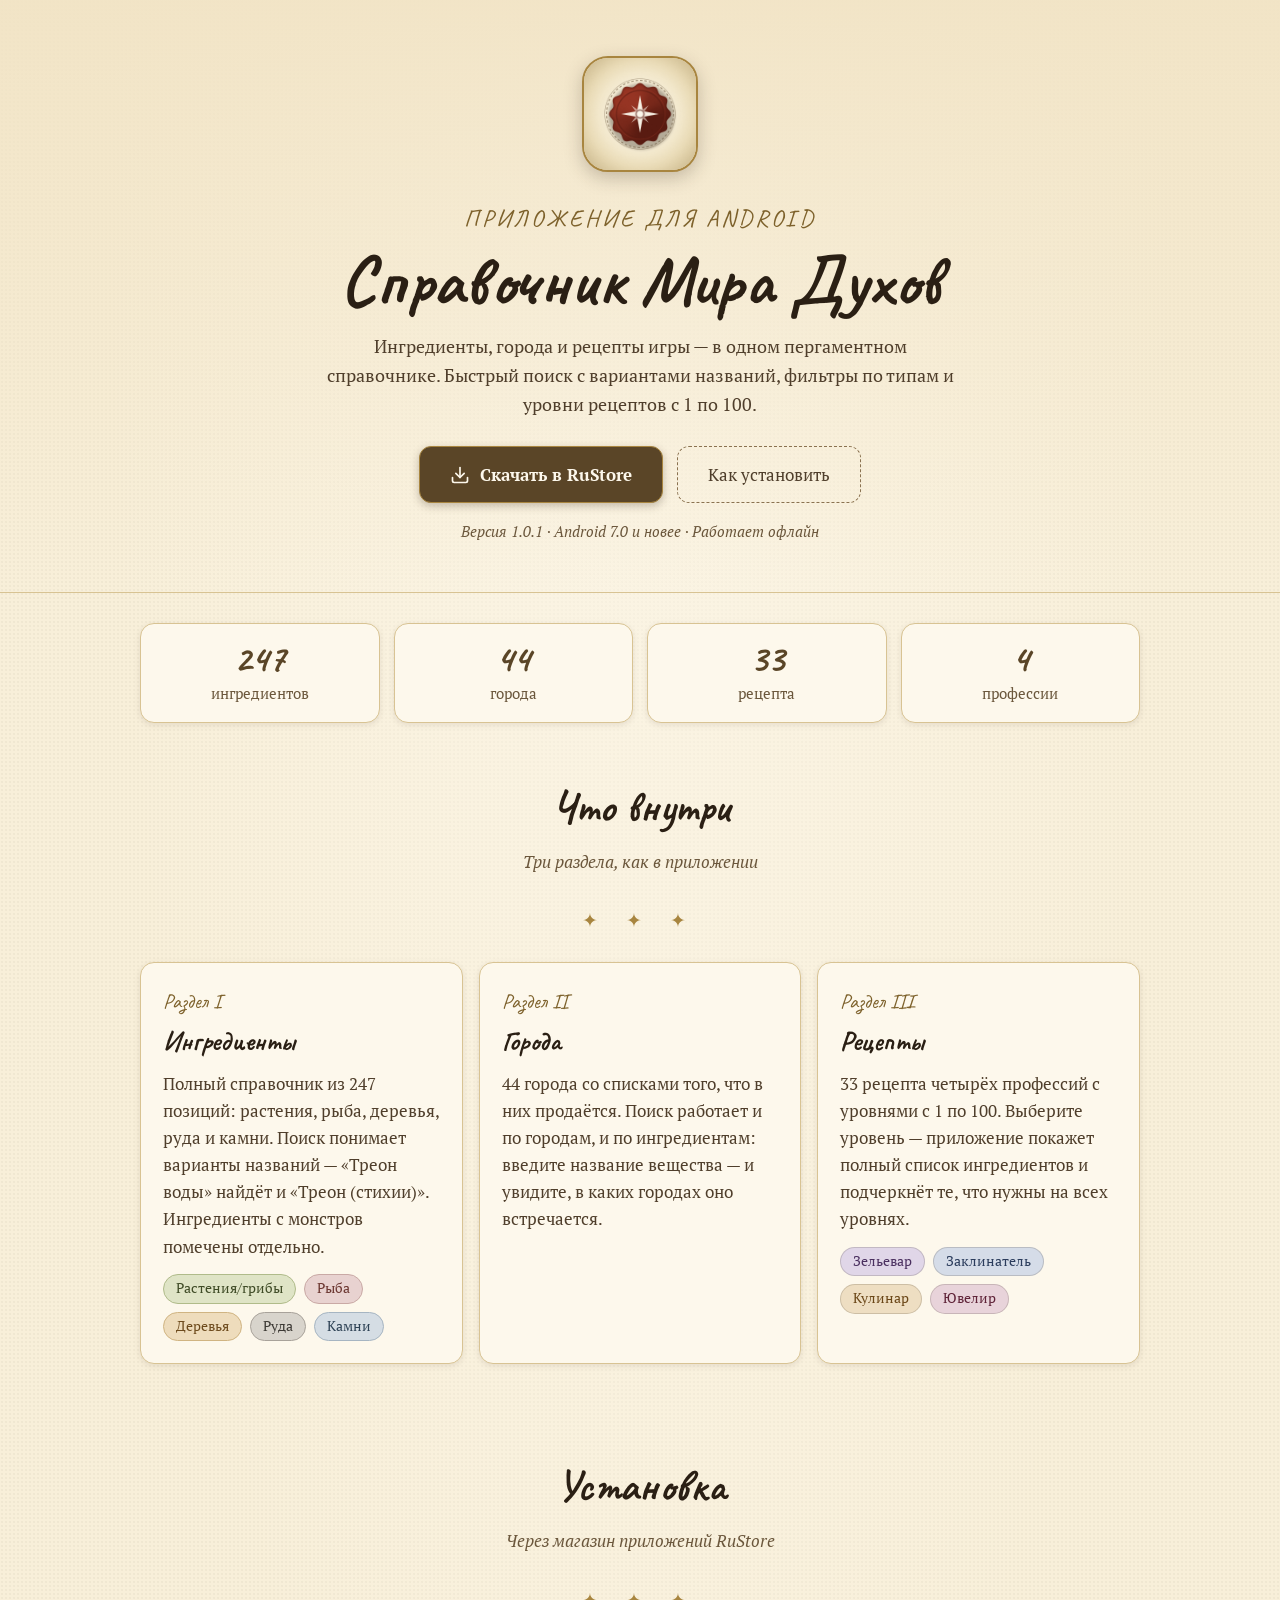
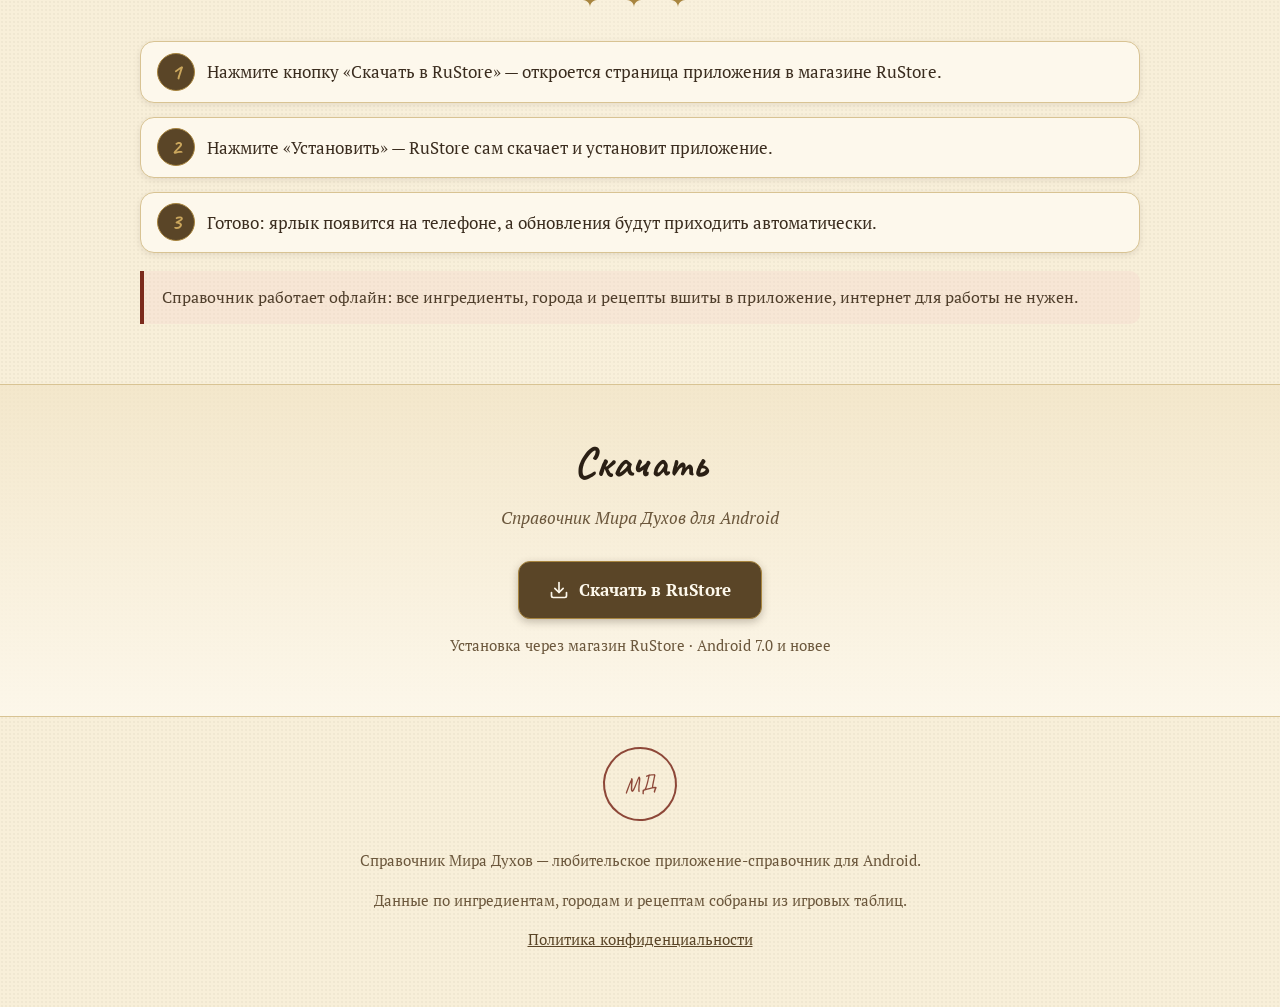
<file: index.html>
<!DOCTYPE html>
<html lang="ru">
<head>
  <meta charset="utf-8">
  <meta name="viewport" content="width=device-width, initial-scale=1">
  <title>Справочник Мира Духов — ингредиенты, города и рецепты для Android</title>
  <meta name="description" content="Справочник Мира Духов — приложение для Android: 247 ингредиентов, 44 города, 33 рецепта четырёх профессий. Быстрый поиск, фильтры по типам, уровни рецептов с 1 по 100. Скачайте в RuStore.">
  <meta property="og:type" content="website">
  <meta property="og:title" content="Справочник Мира Духов">
  <meta property="og:description" content="Ингредиенты, города и рецепты игры — в одном пергаментном справочнике. Для Android 7.0+, установка через RuStore.">
  <link rel="icon" type="image/png" href="./assets/favicon.png">
  <link rel="apple-touch-icon" href="./assets/icon.png">
  <link rel="preconnect" href="https://fonts.googleapis.com">
  <link rel="preconnect" href="https://fonts.gstatic.com" crossorigin>
  <link href="https://fonts.googleapis.com/css2?family=Caveat:wght@400;700&family=PT+Serif:ital,wght@0,400;0,700;1,400&display=swap" rel="stylesheet">
  <style>
    :root {
      --paper-0: #fdf8ec;
      --paper-50: #f8efd9;
      --paper-100: #f1e3c4;
      --paper-200: #e8d7ae;
      --paper-300: #d8c393;
      --ink-200: #8a7250;
      --ink-300: #6b573c;
      --ink-400: #4f3e2b;
      --ink-500: #3a2c1e;
      --ink-600: #2a1f14;
      --gold-300: #cba75d;
      --gold-500: #a8853f;
      --gold-700: #7d612b;
      --seal-500: #7b2a1c;
      --primary-700: #5a4527;
      --hand: 'Caveat', 'Comic Sans MS', cursive;
      --serif: 'PT Serif', Georgia, 'Times New Roman', serif;
    }

    * { box-sizing: border-box; }

    html { scroll-behavior: smooth; }

    body {
      margin: 0;
      font-family: var(--serif);
      font-size: 17px;
      line-height: 1.6;
      color: var(--ink-500);
      background-color: var(--paper-50);
      background-image:
        radial-gradient(ellipse at top, rgba(253, 248, 236, 0.7), transparent 60%),
        radial-gradient(rgba(58, 44, 30, 0.04) 1px, transparent 1px);
      background-size: 100% 100%, 4px 4px;
      -webkit-font-smoothing: antialiased;
    }

    .wrap { max-width: 1040px; margin: 0 auto; padding: 0 20px; }

    a { color: var(--primary-700); }
    a:focus-visible { outline: 2px solid var(--gold-500); outline-offset: 3px; border-radius: 4px; }

    /* ——— Шапка ——— */
    .hero {
      text-align: center;
      padding: 56px 0 34px;
      background: linear-gradient(180deg, rgba(241, 227, 196, 0.9), rgba(248, 239, 217, 0));
      border-bottom: 1px solid var(--paper-300);
    }

    .hero .kicker {
      font-family: var(--hand);
      font-size: 1.5rem;
      letter-spacing: 0.12em;
      text-transform: uppercase;
      color: var(--gold-700);
      margin: 0 0 6px;
    }

    .hero h1 {
      font-family: var(--hand);
      font-weight: 700;
      font-size: clamp(2.7rem, 7vw, 4.4rem);
      line-height: 1.05;
      color: var(--ink-600);
      margin: 0 0 14px;
    }

    .hero .lead { max-width: 640px; margin: 0 auto 26px; font-size: 1.15rem; color: var(--ink-400); }

    .logo {
      width: 116px;
      height: 116px;
      object-fit: cover;
      border-radius: 26px;
      border: 2px solid var(--gold-500);
      box-shadow: 0 6px 18px rgba(58, 44, 30, 0.25);
      margin-bottom: 20px;
      background: var(--paper-0);
    }

    .actions {
      display: flex;
      flex-wrap: wrap;
      gap: 14px;
      justify-content: center;
      align-items: center;
      margin-bottom: 14px;
    }

    .btn {
      display: inline-flex;
      align-items: center;
      gap: 10px;
      font-family: var(--serif);
      font-size: 1.08rem;
      font-weight: 700;
      text-decoration: none;
      padding: 14px 30px;
      border-radius: 12px;
      border: 1px solid var(--gold-500);
      background: var(--primary-700);
      color: var(--paper-0);
      box-shadow: 0 3px 8px rgba(58, 44, 30, 0.28);
      transition: background 0.15s ease, transform 0.15s ease;
    }

    .btn:hover { background: var(--ink-600); transform: translateY(-1px); }
    .btn svg { flex: none; }

    .btn-ghost {
      background: transparent;
      color: var(--ink-400);
      border: 1px dashed var(--ink-200);
      box-shadow: none;
      font-weight: 400;
    }

    .btn-ghost:hover { background: rgba(253, 248, 236, 0.8); color: var(--ink-600); }

    .meta { font-size: 0.95rem; color: var(--ink-300); font-style: italic; }
    /* ——— Цифры ——— */
    .stats {
      display: grid;
      grid-template-columns: repeat(4, 1fr);
      gap: 14px;
      padding: 30px 0 6px;
    }

    .stat {
      background: var(--paper-0);
      border: 1px solid var(--paper-300);
      border-radius: 14px;
      padding: 16px 10px;
      text-align: center;
      box-shadow: 0 2px 6px rgba(58, 44, 30, 0.10);
    }

    .stat b {
      display: block;
      font-family: var(--hand);
      font-weight: 700;
      font-size: 2.4rem;
      line-height: 1;
      color: var(--primary-700);
    }

    .stat span { font-size: 0.95rem; color: var(--ink-300); }

    /* ——— Секции ——— */
    section { padding: 44px 0; }

    .sec-title {
      font-family: var(--hand);
      font-weight: 700;
      font-size: clamp(2rem, 5vw, 2.7rem);
      text-align: center;
      color: var(--ink-600);
      margin: 0 0 6px;
    }

    .sec-sub { text-align: center; color: var(--ink-300); font-style: italic; margin: 0 0 30px; }

    .ornament {
      text-align: center;
      color: var(--gold-500);
      font-size: 1.2rem;
      letter-spacing: 0.6em;
      margin: 0 0 26px;
      user-select: none;
    }

    .cards {
      display: grid;
      grid-template-columns: repeat(auto-fit, minmax(270px, 1fr));
      gap: 16px;
    }

    .card {
      background: var(--paper-0);
      border: 1px solid var(--paper-300);
      border-radius: 14px;
      padding: 22px;
      box-shadow: 0 2px 6px rgba(58, 44, 30, 0.10);
    }

    .card h3 {
      font-family: var(--hand);
      font-weight: 700;
      font-size: 1.7rem;
      margin: 0 0 6px;
      color: var(--ink-600);
    }

    .card p { margin: 0; color: var(--ink-400); }
    .card .num {
      font-family: var(--hand);
      font-size: 1.3rem;
      color: var(--gold-700);
      display: block;
      margin-bottom: 2px;
    }

    .chips { margin-top: 14px; display: flex; flex-wrap: wrap; gap: 8px; }

    .chip {
      font-size: 0.85rem;
      padding: 3px 12px;
      border-radius: 999px;
      border: 1px solid;
    }

    .chip-plants { background: #dfe4c6; border-color: #b0bb8a; color: #3f4b26; }
    .chip-fish   { background: #e8d2d0; border-color: #c9a9a5; color: #6b3630; }
    .chip-trees  { background: #eedcbc; border-color: #d0b482; color: #6d4a1c; }
    .chip-ore    { background: #d8d4cc; border-color: #a8a29a; color: #3b3833; }
    .chip-stones { background: #d5dde4; border-color: #a6b5c2; color: #2f4356; }

    .prof { margin-top: 14px; display: flex; flex-wrap: wrap; gap: 8px; }
    .prof span {
      font-size: 0.85rem;
      padding: 3px 12px;
      border-radius: 999px;
      border: 1px solid rgba(58, 44, 30, 0.18);
    }
    .prof .p-alchemist { background: #e0d6e8; color: #4a2f5f; }
    .prof .p-enchanter { background: #d5dce8; color: #2b3c5c; }
    .prof .p-cook      { background: #eedec2; color: #6b4718; }
    .prof .p-jeweler   { background: #e8d3da; color: #5f2338; }
    /* ——— Установка ——— */
    .steps { counter-reset: step; list-style: none; margin: 0; padding: 0; display: grid; gap: 14px; }
    .steps li {
      counter-increment: step;
      position: relative;
      background: var(--paper-0);
      border: 1px solid var(--paper-300);
      border-radius: 14px;
      padding: 16px 18px 16px 66px;
      box-shadow: 0 2px 6px rgba(58, 44, 30, 0.10);
    }
    .steps li::before {
      content: counter(step);
      position: absolute;
      left: 16px;
      top: 50%;
      transform: translateY(-50%);
      width: 36px;
      height: 36px;
      border-radius: 50%;
      background: var(--primary-700);
      color: var(--gold-300);
      border: 1px solid var(--gold-500);
      font-family: var(--hand);
      font-weight: 700;
      font-size: 1.4rem;
      display: flex;
      align-items: center;
      justify-content: center;
    }
    .steps li p { margin: 0; }

    .note {
      margin-top: 18px;
      padding: 14px 18px;
      border-left: 4px solid var(--seal-500);
      background: rgba(243, 213, 202, 0.35);
      border-radius: 0 10px 10px 0;
      color: var(--ink-400);
      font-size: 0.98rem;
    }

    /* ——— Скачать ——— */
    .download {
      text-align: center;
      background: linear-gradient(180deg, rgba(241, 227, 196, 0.65), rgba(253, 248, 236, 0.9));
      border-top: 1px solid var(--paper-300);
      border-bottom: 1px solid var(--paper-300);
    }
    .download .hint { color: var(--ink-300); font-size: 0.95rem; margin-top: 14px; }

    footer {
      text-align: center;
      padding: 30px 20px 40px;
      color: var(--ink-300);
      font-size: 0.95rem;
    }
    footer .seal {
      display: inline-block;
      font-family: var(--hand);
      font-size: 1.35rem;
      color: var(--seal-500);
      border: 2px solid var(--seal-500);
      border-radius: 50%;
      width: 74px;
      height: 74px;
      line-height: 70px;
      transform: rotate(-8deg);
      margin-bottom: 12px;
      opacity: 0.85;
      user-select: none;
    }

    @media (max-width: 720px) {
      .stats { grid-template-columns: repeat(2, 1fr); }
      section { padding: 34px 0; }
    }



  </style>
</head>
<body>
  <header class="hero">
    <div class="wrap">
      <img class="logo" src="./assets/icon.png" alt="Иконка приложения «Справочник Мира Духов»" width="116" height="116">
      <p class="kicker">Приложение для Android</p>
      <h1>Справочник Мира&nbsp;Духов</h1>
      <p class="lead">
        Ингредиенты, города и рецепты игры — в одном пергаментном справочнике.
        Быстрый поиск с вариантами названий, фильтры по типам и уровни рецептов с 1 по 100.
      </p>
      <div class="actions">
        <a class="btn" href="https://www.rustore.ru/catalog/app/com.ingredientroute.app">
          <svg width="20" height="20" viewBox="0 0 24 24" fill="none" stroke="currentColor" stroke-width="2" stroke-linecap="round" stroke-linejoin="round" aria-hidden="true"><path d="M21 15v4a2 2 0 0 1-2 2H5a2 2 0 0 1-2-2v-4"/><polyline points="7 10 12 15 17 10"/><line x1="12" y1="15" x2="12" y2="3"/></svg>
          Скачать в RuStore
        </a>
        <a class="btn btn-ghost" href="#ustanovka">Как установить</a>
      </div>
      <p class="meta">Версия 1.0.1 · Android 7.0 и новее · Работает офлайн</p>
    </div>
  </header>

  <main>
    <div class="wrap">
      <div class="stats">
        <div class="stat"><b>247</b><span>ингредиентов</span></div>
        <div class="stat"><b>44</b><span>города</span></div>
        <div class="stat"><b>33</b><span>рецепта</span></div>
        <div class="stat"><b>4</b><span>профессии</span></div>
      </div>
    </div>
    <section id="vozmozhnosti">
      <div class="wrap">
        <h2 class="sec-title">Что внутри</h2>
        <p class="sec-sub">Три раздела, как в приложении</p>
        <div class="ornament" aria-hidden="true">✦ ✦ ✦</div>

        <div class="cards">
          <article class="card">
            <span class="num">Раздел I</span>
            <h3>Ингредиенты</h3>
            <p>
              Полный справочник из 247 позиций: растения, рыба, деревья, руда и камни.
              Поиск понимает варианты названий — «Треон воды» найдёт и «Треон (стихии)».
              Ингредиенты с монстров помечены отдельно.
            </p>
            <div class="chips">
              <span class="chip chip-plants">Растения/грибы</span>
              <span class="chip chip-fish">Рыба</span>
              <span class="chip chip-trees">Деревья</span>
              <span class="chip chip-ore">Руда</span>
              <span class="chip chip-stones">Камни</span>
            </div>
          </article>

          <article class="card">
            <span class="num">Раздел II</span>
            <h3>Города</h3>
            <p>
              44 города со списками того, что в них продаётся. Поиск работает и по городам,
              и по ингредиентам: введите название вещества — и увидите, в каких городах
              оно встречается.
            </p>
          </article>

          <article class="card">
            <span class="num">Раздел III</span>
            <h3>Рецепты</h3>
            <p>
              33 рецепта четырёх профессий с уровнями с 1 по 100. Выберите уровень —
              приложение покажет полный список ингредиентов и подчеркнёт те,
              что нужны на всех уровнях.
            </p>
            <div class="prof">
              <span class="p-alchemist">Зельевар</span>
              <span class="p-enchanter">Заклинатель</span>
              <span class="p-cook">Кулинар</span>
              <span class="p-jeweler">Ювелир</span>
            </div>
          </article>
        </div>
      </div>
    </section>
    <section id="ustanovka">
      <div class="wrap">
        <h2 class="sec-title">Установка</h2>
        <p class="sec-sub">Через магазин приложений RuStore</p>
        <div class="ornament" aria-hidden="true">✦ ✦ ✦</div>

        <ol class="steps">
          <li><p>Нажмите кнопку «Скачать в RuStore» — откроется страница приложения в магазине RuStore.</p></li>
          <li><p>Нажмите «Установить» — RuStore сам скачает и установит приложение.</p></li>
          <li><p>Готово: ярлык появится на телефоне, а обновления будут приходить автоматически.</p></li>
        </ol>

        <p class="note">
          Справочник работает офлайн: все ингредиенты, города и рецепты вшиты в приложение,
          интернет для работы не нужен.
        </p>
      </div>
    </section>
  </main>

  <section class="download" id="skachat">
    <div class="wrap">
      <h2 class="sec-title">Скачать</h2>
      <p class="sec-sub">Справочник Мира Духов для Android</p>
      <div class="actions">
        <a class="btn" href="https://www.rustore.ru/catalog/app/com.ingredientroute.app">
          <svg width="20" height="20" viewBox="0 0 24 24" fill="none" stroke="currentColor" stroke-width="2" stroke-linecap="round" stroke-linejoin="round" aria-hidden="true"><path d="M21 15v4a2 2 0 0 1-2 2H5a2 2 0 0 1-2-2v-4"/><polyline points="7 10 12 15 17 10"/><line x1="12" y1="15" x2="12" y2="3"/></svg>
          Скачать в RuStore
        </a>
      </div>
      <p class="hint">Установка через магазин RuStore · Android 7.0 и новее</p>
    </div>
  </section>

  <footer>
    <div class="seal" aria-hidden="true">МД</div>
    <p>Справочник Мира Духов — любительское приложение-справочник для Android.</p>
    <p>Данные по ингредиентам, городам и рецептам собраны из игровых таблиц.</p>
    <p><a href="./privacy.html">Политика конфиденциальности</a></p>
  </footer>




</body>
</html>
</file>
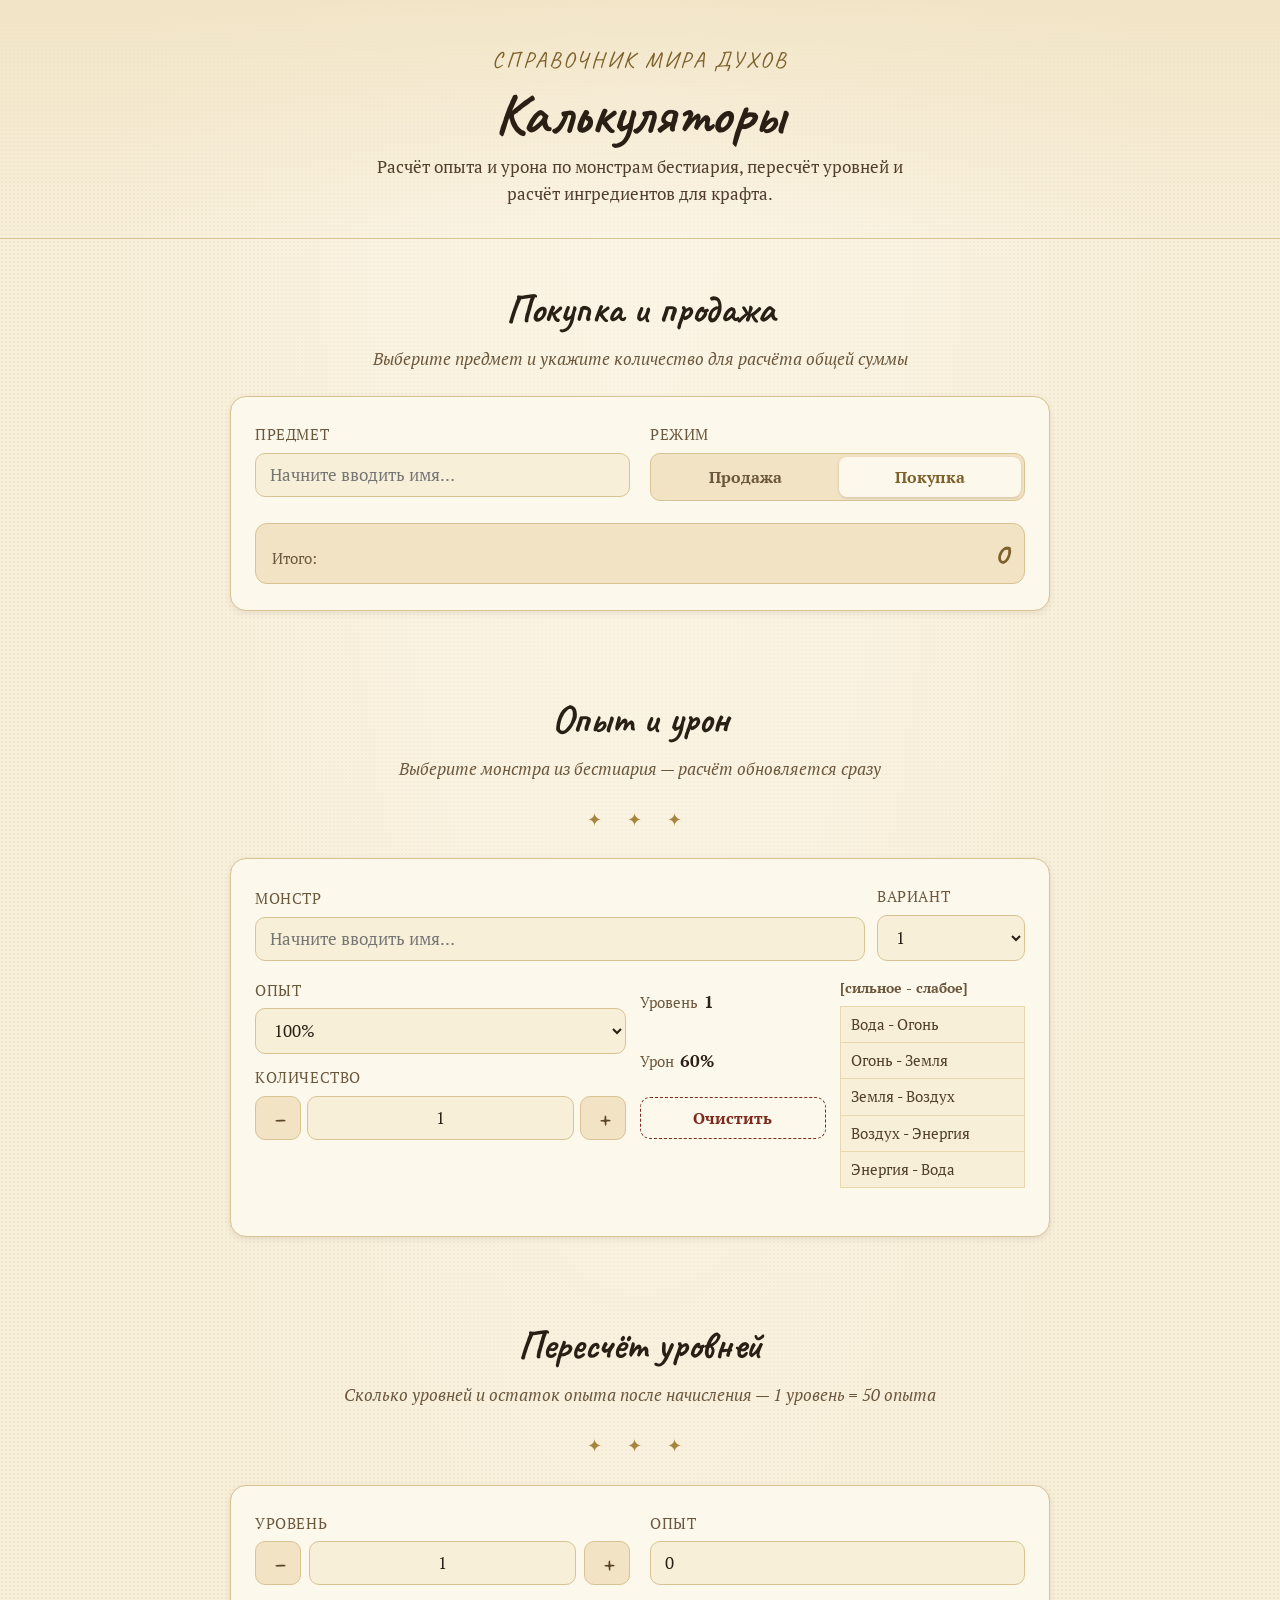
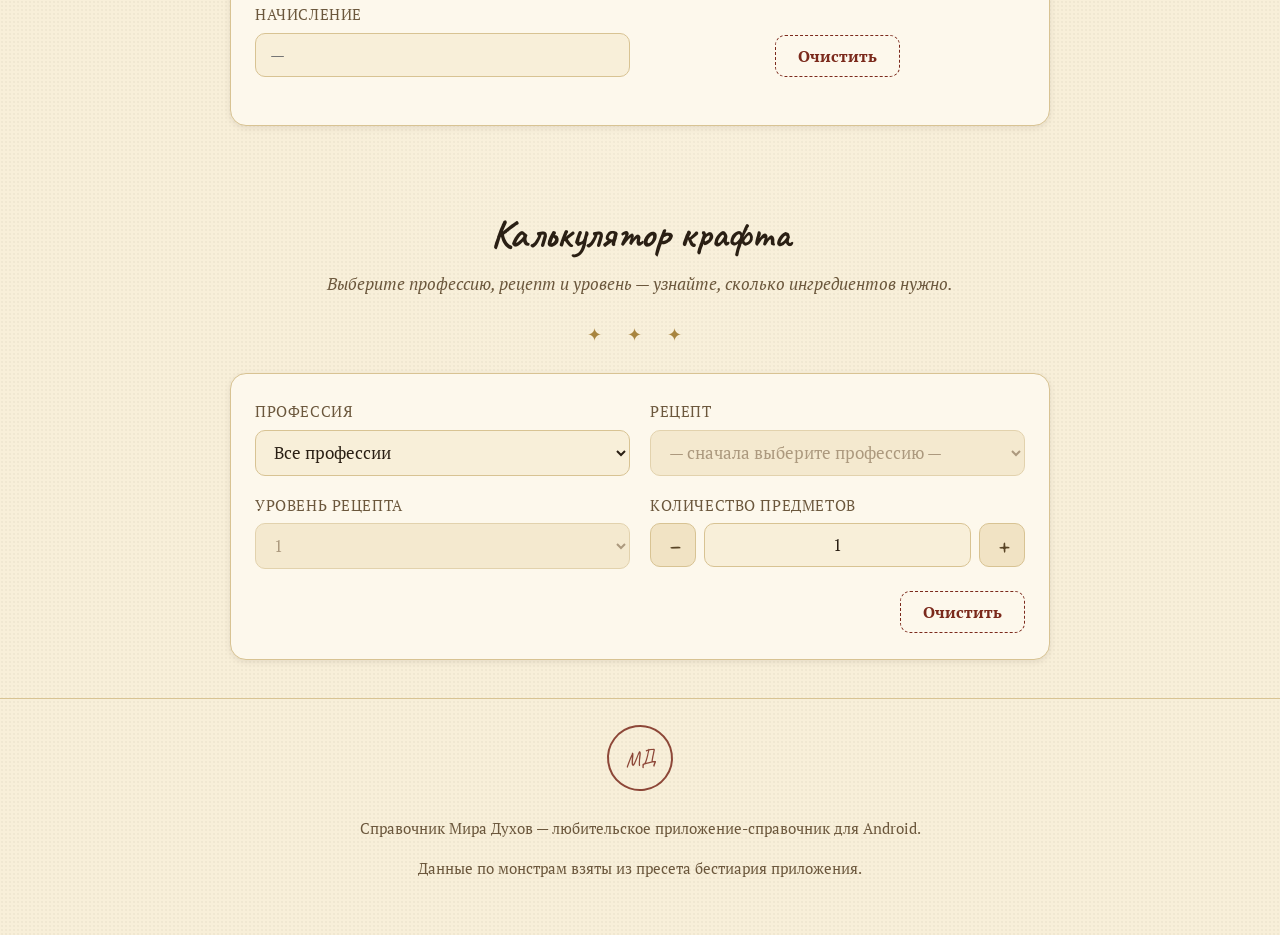
<file: calculator.html>
<!DOCTYPE html>
<html lang="ru">
<head>
  <meta charset="utf-8">
  <meta name="viewport" content="width=device-width, initial-scale=1">
  <meta name="robots" content="noindex">
  <title>Калькуляторы — Справочник Мира Духов</title>
  <meta name="description" content="Калькуляторы опыта и урона по монстрам бестиария, пересчёта уровней и расчёта ингредиентов для крафта.">
  <link rel="icon" type="image/png" href="./assets/favicon.png">
  <link rel="preconnect" href="https://fonts.googleapis.com">
  <link rel="preconnect" href="https://fonts.gstatic.com" crossorigin>
  <link href="https://fonts.googleapis.com/css2?family=Caveat:wght@400;700&family=PT+Serif:ital,wght@0,400;0,700;1,400&display=swap" rel="stylesheet">
  <link rel="stylesheet" href="./calculator.css?v=8">
  <script src="./monsters-data.js?v=2"></script>
  <script src="./recipes-data.js"></script>
  <script src="./items-data.js"></script>
</head>
<body>
  <header class="hero">
    <div class="wrap">
      <p class="kicker">Справочник Мира Духов</p>
      <h1>Калькуляторы</h1>
      <p class="lead">Расчёт опыта и урона по монстрам бестиария, пересчёт уровней и расчёт ингредиентов для крафта.</p>
    </div>
  </header>

  <main>
    <section id="buy-sell">
      <div class="wrap">
        <h2 class="sec-title">Покупка и продажа</h2>
        <p class="sec-sub">Выберите предмет и укажите количество для расчёта общей суммы</p>
        
        <div class="calc-card">
          <div class="fields">
            <div class="field">
              <label for="item-input">Предмет</label>
              <div class="combo">
                <input type="text" id="item-input" autocomplete="off" spellcheck="false" placeholder="Начните вводить имя…">
                <div class="combo-list" id="item-list" role="listbox" aria-label="Варианты предметов"></div>
              </div>
            </div>
            <div class="field">
              <span class="field-label" id="mode-label">Режим</span>
              <div class="switch" id="mode-switch" role="group" aria-labelledby="mode-label">
                <button type="button" class="switch-btn" data-mode="sell" aria-pressed="false">Продажа</button>
                <button type="button" class="switch-btn active" data-mode="buy" aria-pressed="true">Покупка</button>
              </div>
            </div>
          </div>
          
          <div class="results">
            <div class="items-head" id="items-head" hidden>
              <button type="button" class="btn-clear" id="items-clear">Очистить</button>
            </div>
            <div class="items" id="items-list"></div>
            <div class="result-row total" id="total-row">
              <span class="r-label">Итого:</span>
              <span class="r-value" id="total-value">0</span>
            </div>
          </div>
        </div>
      </div>
    </section>

    <section id="monster">
      <div class="wrap">
        <h2 class="sec-title">Опыт и урон</h2>
        <p class="sec-sub">Выберите монстра из бестиария — расчёт обновляется сразу</p>
        <div class="ornament" aria-hidden="true">✦ ✦ ✦</div>

        <div class="calc-card">
          <div class="fields">
            <div class="field field-monster">
              <div class="monster-row">
                <div class="m-name-field">
                  <label for="monster-input">Монстр</label>
                  <div class="combo">
                    <input type="text" id="monster-input" autocomplete="off" spellcheck="false" placeholder="Начните вводить имя…">
                    <div class="combo-list" id="monster-list" role="listbox" aria-label="Варианты монстров"></div>
                  </div>
                </div>
                <div class="m-var-field">
                  <label for="variant-select">Вариант</label>
                  <select id="variant-select" aria-label="Вариант монстра">
                    <option value="1">1</option>
                    <option value="2">2</option>
                    <option value="3">3</option>
                    <option value="4">4</option>
                    <option value="5">5</option>
                    <option value="6">6</option>
                  </select>
                </div>
              </div>
            </div>

            <div class="monster-controls">
              <div class="monster-controls-fields">
                <div class="field exp-wrap">
                  <label for="exp-select">Опыт</label>
                  <select id="exp-select">
                    <option value="1" selected>100%</option>
                    <option value="0.75">75%</option>
                    <option value="0.5">50%</option>
                  </select>
                </div>

                <div class="field">
                  <label for="count-input">Количество</label>
                  <div class="stepper">
                    <button type="button" id="count-minus" aria-label="Уменьшить количество">−</button>
                    <input type="number" id="count-input" inputmode="numeric" min="1" step="1" value="1" aria-label="Количество">
                    <button type="button" id="count-plus" aria-label="Увеличить количество">+</button>
                  </div>
                  <span id="count-max-hint"></span>
                </div>
              </div>

              <div class="monster-stats">
                <div class="sum-cell">
                  <span class="sum-name">Уровень</span>
                  <span class="sum-value" id="variant-level">1</span>
                </div>
                <div class="sum-cell">
                  <span class="sum-name">Урон</span>
                  <span class="sum-value" id="variant-dmg">60%</span>
                </div>
                <div class="field-clear">
                  <button type="button" class="btn-clear" id="monster-clear">Очистить</button>
                </div>
              </div>

              <table class="element-reference">
                <caption>[сильное - слабое]</caption>
                <tbody>
                  <tr><td>Вода - Огонь</td></tr>
                  <tr><td>Огонь - Земля</td></tr>
                  <tr><td>Земля - Воздух</td></tr>
                  <tr><td>Воздух - Энергия</td></tr>
                  <tr><td>Энергия - Вода</td></tr>
                </tbody>
              </table>
            </div>
          </div>

          <div class="results" id="monster-results">
            <div class="monster-result-pair" id="element-life-grid" hidden>
              <div class="result-row" id="row-element" hidden>
                <span class="r-label" id="element-label">Стихия</span>
                <span class="r-value" id="element-value"></span>
                <div class="switch" id="element-switch" role="group" aria-labelledby="element-label" hidden>
                  <button type="button" class="switch-btn active" data-adjustment="0" aria-pressed="true">0%</button>
                  <button type="button" class="switch-btn" data-adjustment="20" aria-pressed="false">+20%</button>
                  <button type="button" class="switch-btn" data-adjustment="-20" aria-pressed="false">-20%</button>
                </div>
              </div>
              <div class="result-row" id="row-life">
                <span class="r-label">Жизнь</span>
                <span class="r-value" id="life-value" aria-live="polite"></span>
                <span class="r-formula" id="life-formula" hidden></span>
              </div>
            </div>
            <div class="monster-result-pair" id="exp-details-grid" hidden>
              <div class="result-row" id="row-exp" hidden>
                <span class="r-label">Опыт</span>
                <span class="r-value" id="exp-value">—</span>
                <span class="r-formula" id="exp-formula"></span>
              </div>
              <div class="result-row monster-info" id="row-details" hidden>
                <span class="r-label">Дополнительные детали</span>
                <span class="r-value-text" id="details-value"></span>
              </div>
            </div>
            <div class="monster-result-pair" id="dmg-skills-grid" hidden>
              <div class="result-row total" id="row-dmg" hidden>
                <span class="r-label">Урон</span>
                <span class="r-value" id="dmg-value">—</span>
                <span class="r-formula" id="dmg-formula"></span>
              </div>
              <div class="result-row monster-info" id="row-skills" hidden>
                <span class="r-label">Специальные навыки</span>
                <span class="r-value-text" id="skills-value"></span>
              </div>
            </div>
            <div class="results-grid" id="loot-city-grid">
              <div class="result-row" id="row-loot" hidden>
                <span class="r-label">Лут</span>
                <span class="r-value" id="loot-value">
                  <span class="r-value-text"></span>
                </span>
                <button type="button" class="copy-btn loot-copy-btn" id="loot-copy" aria-label="Скопировать список лута">Копировать</button>
              </div>
              <div class="result-row" id="city-row" hidden>
                <span class="r-label">Города</span>
                <span class="r-value" id="city-value">
                  <span class="r-value-text" id="city-list"></span>
                </span>
              </div>
            </div>
          </div>
        </div>
      </div>
    </section>

    <section id="urovni">
      <div class="wrap">
        <h2 class="sec-title">Пересчёт уровней</h2>
        <p class="sec-sub">Сколько уровней и остаток опыта после начисления — 1 уровень = 50 опыта</p>
        <div class="ornament" aria-hidden="true">✦ ✦ ✦</div>

        <div class="calc-card">
          <div class="fields">
            <div class="field">
              <label for="lvl2-input">Уровень</label>
              <div class="stepper">
                <button type="button" id="lvl2-minus" aria-label="Уменьшить уровень">−</button>
                <input type="number" id="lvl2-input" inputmode="numeric" min="1" step="1" value="1" aria-label="Уровень">
                <button type="button" id="lvl2-plus" aria-label="Увеличить уровень">+</button>
              </div>
            </div>

            <div class="field">
              <label for="exp2-input">Опыт</label>
              <input type="number" id="exp2-input" inputmode="numeric" min="0" max="49" step="1" value="0" aria-label="Опыт">
            </div>

            <div class="field">
              <label for="gain2-input">Начисление</label>
              <input type="number" id="gain2-input" inputmode="numeric" min="0" step="1" placeholder="—" aria-label="Начисление опыта">
            </div>

            <div class="field-clear">
              <button type="button" class="btn-clear" id="lvl2-clear">Очистить</button>
            </div>
          </div>

          <div class="results" id="lvl2-results">
            <div class="result-row" id="row2-level" hidden>
              <span class="r-label">Новый уровень</span>
              <span class="r-value" id="lvl2-value">—</span>
              <span class="r-formula" id="lvl2-formula"></span>
            </div>
            <div class="result-row total" id="row2-rest" hidden>
              <span class="r-label">Остаток опыта</span>
              <span class="r-value" id="rest2-value">—</span>
              <span class="r-formula" id="rest2-formula"></span>
            </div>
          </div>
        </div>
      </div>
    </section>
    <section id="craft">
      <div class="wrap">
        <h2 class="sec-title">Калькулятор крафта</h2>
        <p class="sec-sub">Выберите профессию, рецепт и уровень — узнайте, сколько ингредиентов нужно.</p>
        <div class="ornament" aria-hidden="true">✦ ✦ ✦</div>

        <div class="calc-card">
          <div class="fields">
            <div class="field">
              <label for="craft-profession">Профессия</label>
              <select id="craft-profession">
                <option value="">Все профессии</option>
                <option value="alchemist">Зельевар</option>
                <option value="enchanter">Заклинатель</option>
                <option value="cook">Кулинар</option>
                <option value="jeweler">Ювелир</option>
              </select>
            </div>

            <div class="field">
              <label for="craft-recipe">Рецепт</label>
              <select id="craft-recipe" disabled>
                <option value="">— сначала выберите профессию —</option>
              </select>
            </div>

            <div class="field">
              <label for="craft-level">Уровень рецепта</label>
              <select id="craft-level" disabled>
                <option value="1">1</option>
                <option value="5">5</option>
                <option value="10">10</option>
                <option value="15">15</option>
                <option value="20">20</option>
                <option value="25">25</option>
                <option value="30">30</option>
                <option value="35">35</option>
                <option value="40">40</option>
                <option value="50">50</option>
                <option value="55">55</option>
                <option value="60">60</option>
                <option value="65">65</option>
                <option value="70">70</option>
                <option value="75">75</option>
                <option value="80">80</option>
                <option value="85">85</option>
                <option value="90">90</option>
                <option value="95">95</option>
                <option value="100">100</option>
              </select>
            </div>

            <div class="field">
              <label for="craft-qty">Количество предметов</label>
              <div class="stepper">
                <button type="button" id="craft-qty-minus" aria-label="Уменьшить количество">−</button>
                <input type="number" id="craft-qty" inputmode="numeric" min="1" step="1" value="1" aria-label="Количество">
                <button type="button" id="craft-qty-plus" aria-label="Увеличить количество">+</button>
              </div>
            </div>
          </div>

          
          <div class="result-row" id="row-craft" hidden>
            <span class="r-value" id="craft-output">
              <span class="r-value-text"></span>
              <button type="button" class="copy-btn" id="craft-copy" aria-label="Скопировать список ингредиентов">Копировать</button></span>
          </div>

          <div class="card-actions">
            <button type="button" class="btn-clear" id="craft-clear">Очистить</button>
          </div>
        </div>
      </div>
    </section>
  </main>

  <footer>
    <div class="wrap">
      <div class="seal" aria-hidden="true">МД</div>
      <p>Справочник Мира Духов — любительское приложение-справочник для Android.</p>
      <p>Данные по монстрам взяты из пресета бестиария приложения.</p>
    </div>
  </footer>

  <script>
    'use strict';

    /* ——— Утилиты ——— */
    function fmtInt(x) {
      var s = Math.round(x).toString(10);
      var out = '', c = 0;
      for (var i = s.length - 1; i >= 0; i--) {
        out = s[i] + out;
        c++;
        if (c % 3 === 0 && i > 0) out = '\u00A0' + out;
      }
      return out;
    }

    function clampInt(v, min, max, fallback) {
      var n = parseInt(v, 10);
      if (isNaN(n)) return fallback;
      if (n < min) return min;
      if (n > max) return max;
      return n;
    }

    /* ——— Калькулятор 1: опыт, урон и лут ——— */
    var mInput = document.getElementById('monster-input');
    var mList = document.getElementById('monster-list');
    var expSel = document.getElementById('exp-select');
    var cntInput = document.getElementById('count-input');
    var cntMaxHint = document.getElementById('count-max-hint');
    var vLevelEl = document.getElementById('variant-level');
    var vDmgEl = document.getElementById('variant-dmg');

    /* 6 вариантов монстра: номер → урон%, ступень уровня от min монстра (0/1/2), макс кол-во */
    var VARIANTS = [
      { dmg: 60, tier: 0, max: 7 },   /* 1 — 60% | 1 ур. | 7 шт */
      { dmg: 20, tier: 2, max: 11 },  /* 2 — 20% | 3 ур. | 11 шт */
      { dmg: 30, tier: 1, max: 10 },  /* 3 — 30% | 2 ур. | 10 шт */
      { dmg: 10, tier: 2, max: 12 },  /* 4 — 10% | 3 ур. | 12 шт */
      { dmg: 50, tier: 0, max: 8 },   /* 5 — 50% | 1 ур. | 8 шт */
      { dmg: 40, tier: 1, max: 9 }    /* 6 — 40% | 2 ур. | 9 шт */
    ];
    var currentVariant = 0;   // индекс выбранного варианта (0 = вариант 1)
    var variantSel = document.getElementById('variant-select');
    var cntMinus = document.getElementById('count-minus');
    var cntPlus = document.getElementById('count-plus');
    var rowExp = document.getElementById('row-exp');
    var rowDmg = document.getElementById('row-dmg');
    var expValue = document.getElementById('exp-value');
    var expFormula = document.getElementById('exp-formula');
    var dmgValue = document.getElementById('dmg-value');
    var dmgFormula = document.getElementById('dmg-formula');
    var rowLoot = document.getElementById('row-loot');
    var lootValue = document.getElementById('loot-value');
    var lootCopy = document.getElementById('loot-copy');
    var mClear = document.getElementById('monster-clear');
    var rowElement = document.getElementById('row-element');
    var elementValue = document.getElementById('element-value');
    var elementLifeGrid = document.getElementById('element-life-grid');
    var expDetailsGrid = document.getElementById('exp-details-grid');
    var dmgSkillsGrid = document.getElementById('dmg-skills-grid');
    var elementSwitch = document.getElementById('element-switch');
    var elementButtons = elementSwitch.querySelectorAll('.switch-btn');
    var elementAdjustment = 0;
    var lifeValue = document.getElementById('life-value');
    var lifeFormula = document.getElementById('life-formula');
    var rowDetails = document.getElementById('row-details');
    var detailsValue = document.getElementById('details-value');
    var rowSkills = document.getElementById('row-skills');
    var skillsValue = document.getElementById('skills-value');

    var current = null;   // выбранный монстр {n, min, max, loot}
    var activeIdx = -1;   // подсвеченный пункт списка подсказок

    function norm(s) {
      var map = { 'ё': 'е', 'й': 'и', 'ъ': '', 'ь': '' };
      var r = '';
      s = s.toLowerCase();
      for (var i = 0; i < s.length; i++) {
        var ch = s[i];
        r += (ch in map) ? map[ch] : ch;
      }
      return r;
    }

    function search(q) {
      var nq = norm(q.trim());
      if (!nq) return { hits: [], more: false };
      var starts = [], incl = [];
      for (var i = 0; i < MONSTERS.length; i++) {
        var nn = norm(MONSTERS[i].n);
        if (nn.indexOf(nq) === 0) starts.push(i);
        else if (nn.indexOf(nq) !== -1) incl.push(i);
      }
      return { hits: starts.concat(incl), more: false };
    }

    function lvlLabel(m) {
      if (m.min == null) return 'уровни не указаны';
      if (m.min === m.max) return m.min + ' ур.';
      return m.min + '–' + m.max + ' ур.';
    }

    /* Уровень варианта: min + ступень (0/1/2); монстры с одним уровнем (напр. 10 ур.) — всегда он */
    function variantLevel(v) {
      if (current == null || current.min == null) return 1;
      if (current.min === current.max) return current.min;
      var lvl = current.min + v.tier;
      if (lvl > current.max) lvl = current.max;
      return lvl;
    }

    /* Максимум количества: без ограничений для монстров с одним уровнем */
    function currentMaxQty() {
      if (current != null && current.min != null && current.min === current.max) return 9999;
      return VARIANTS[currentVariant].max;
    }

    function escapeHtml(s) {
      return s.replace(/[&<>"']/g, function (c) {
        return { '&': '&', '<': '<', '>': '>', '"': '"', "'": '&#39;' }[c];
      });
    }

    /* ——— Стихии: палитра как в приложении (constants/monsterElements.ts) ——— */
    var ELEMENT_STYLES = {
      'Вода': { background: '#d5e4ec', text: '#26485c' },
      'Огонь': { background: '#ecd2c8', text: '#6d3223' },
      'Земля': { background: '#cbb98f', text: '#5b4726' },
      'Воздух': { background: '#dde8d6', text: '#42582f' },
      'Энергия': { background: '#e0d5ea', text: '#4c3663' },
      'Свет': { background: '#ece5c8', text: '#5e5322' },
      'Тьма': { background: '#d3ccd6', text: '#372e42' }
    };
    var DEFAULT_ELEMENT_STYLE = { background: '#efe9d8', text: '#4f3e2b' };

    function elementChip(el) {
      var st = ELEMENT_STYLES[el] || DEFAULT_ELEMENT_STYLE;
      return '<span class="element-chip" style="background:' + st.background + ';color:' + st.text + '">' +
        escapeHtml(el) + '</span>';
    }

    function elementChipsHtml(els, variableElement) {
      if (variableElement) return elementChip('Переменная стихия');
      if (!els || els.length === 0) {
        var st = DEFAULT_ELEMENT_STYLE;
        return '<span class="element-chip" style="background:' + st.background + ';color:' + st.text + '">— без стихии —</span>';
      }
      if (els.length === 1) return elementChip(els[0]);
      /* Несколько стихий — цветные полосы-сегменты, как ElementBackdrop в приложении */
      return '<span class="element-chip-stripes">' + els.map(elementChip).join('') + '</span>';
    }

    function markMatch(name, q) {
      var t = norm(q.trim());
      if (!t) return escapeHtml(name);
      var idx = norm(name).indexOf(t);
      if (idx === -1) return escapeHtml(name);
      return escapeHtml(name.slice(0, idx)) +
        '<span class="combo-mark">' + escapeHtml(name.slice(idx, idx + t.length)) + '</span>' +
        escapeHtml(name.slice(idx + t.length));
    }

    function renderList() {
      var q = mInput.value;
      var res = search(q);
      var hits = res.hits;
      activeIdx = -1;
      if (!q.trim()) { mList.innerHTML = ''; closeList(); return; }
      if (hits.length === 0) {
        mList.innerHTML = '<div class="combo-empty">Ничего не найдено</div>';
        mList.classList.add('open');
        return;
      }
      var html = '';
      for (var k = 0; k < hits.length; k++) {
        var m = MONSTERS[hits[k]];
        html += '<div class="combo-item" data-i="' + hits[k] + '" role="option">' +
          '<span>' + markMatch(m.n, q) + '</span>' +
          '<span class="lvl">' + lvlLabel(m) + '</span>' +
          '<span class="combo-el">' + elementChipsHtml(m.el) + '</span></div>';
      }
      mList.innerHTML = html;
      mList.classList.add('open');
    }

    function closeList() { mList.classList.remove('open'); activeIdx = -1; }

    /* Подписи уровня/урона по текущему варианту и монстру */
    function updateSummary() {
      var v = VARIANTS[currentVariant];
      vLevelEl.textContent = String(variantLevel(v));
      vDmgEl.textContent = v.dmg + '%';
    }

    function pick(i) {
      var m = MONSTERS[i];
      if (!m) return;
      current = m;
      mInput.value = m.n;
      closeList();
      expSel.value = '1';
      elementAdjustment = 0;
      /* количество не сбрасываем — clamp к максимуму варианта в recalc1 */
      currentVariant = 0;
      variantSel.value = '1';
      updateSummary();
      recalc1();
      updateCityList();
    }

    function recalc1() {
      elementLifeGrid.hidden = current == null;
      expDetailsGrid.hidden = current == null;
      dmgSkillsGrid.hidden = current == null;
      detailsValue.textContent = current ? current.details || '' : '';
      skillsValue.textContent = current ? (current.skills || []).join('\n') : '';
      rowDetails.hidden = !detailsValue.textContent;
      rowSkills.hidden = !skillsValue.textContent;
      var hasElement = current != null && ((current.el || []).length > 0 || current.variableElement === true);
      elementSwitch.hidden = !hasElement;
      if (!hasElement) elementAdjustment = 0;
      for (var b = 0; b < elementButtons.length; b++) {
        var selected = Number(elementButtons[b].getAttribute('data-adjustment')) === elementAdjustment;
        elementButtons[b].classList.toggle('active', selected);
        elementButtons[b].setAttribute('aria-pressed', String(selected));
      }
      if (current == null) {
        rowElement.hidden = true;
        rowExp.hidden = true;
        rowDmg.hidden = true;
        rowLoot.hidden = true;
        lifeValue.textContent = '';
        lifeFormula.textContent = '';
        return;
      }
      var v = VARIANTS[currentVariant];
      var level = variantLevel(v);
      var expPct = parseFloat(expSel.value);
      var dmgPct = v.dmg;
      var isFixedLvl = (current.min != null && current.min === current.max);
      var maxQty = currentMaxQty();
      var qty = clampInt(cntInput.value, 1, maxQty, 1);
      cntInput.value = String(qty);
      cntMaxHint.textContent = isFixedLvl ? 'без ограничений' : 'макс. ' + maxQty;

      var expOne = level * 100 * expPct;
      var expAll = expOne * qty;
      var dmgOne = (level * 100 * dmgPct) / 100;
      var dmgAll = dmgOne * qty;
      var elementCoefficient = (100 + elementAdjustment) / 100;
      var lifeOne = level * 100 * elementCoefficient;
      var lifeAll = lifeOne * qty;

      rowExp.hidden = false;
      rowDmg.hidden = false;
      rowElement.hidden = false;
      elementValue.innerHTML = elementChipsHtml(current.el, current.variableElement);

      lifeValue.textContent = fmtInt(lifeOne) + ' Х' + (qty > 1 ? ' × ' + qty + ' = ' + fmtInt(lifeAll) + ' Х' : '');
      lifeFormula.textContent = '100 × ' + level + ' ур. × ' + String(elementCoefficient).replace('.', ',') +
        ' = ' + fmtInt(lifeOne) + ' Х за одного';

      expValue.textContent = fmtInt(expOne) + (qty > 1 ? ' × ' + qty + ' = ' + fmtInt(expAll) : '');
      expFormula.textContent = level + ' ур., опыт ' + Math.round(expPct * 100) + '%';

      dmgValue.textContent = fmtInt(dmgOne) + (qty > 1 ? ' × ' + qty + ' = ' + fmtInt(dmgAll) : '');
      dmgFormula.textContent = level + ' ур., урон ' + dmgPct + '%';

      /* Лут: «имя N/M» — N = кол-во монстров (стаков), M = размер стака из бестиария */
      var loot = current.loot || [];
      rowLoot.hidden = loot.length === 0;
      syncLootCity();
      if (loot.length === 0) {
        lootValue.querySelector('.r-value-text').textContent = '—';
        return;
      }
      var lines = [];
      for (var j = 0; j < loot.length; j++) {
        var name = loot[j][0];
        lines.push(name + ' ' + qty + '/' + loot[j][1]);
      }
      lootValue.querySelector('.r-value-text').textContent = lines.join('\n');
    }

    lootCopy.addEventListener('click', function () {
      if (!current || !current.loot || current.loot.length === 0) return;
      var text = lootValue.querySelector('.r-value-text').textContent || '';
      var textarea = document.createElement('textarea');
      textarea.value = text;
      textarea.style.position = 'fixed';
      textarea.style.opacity = '0';
      document.body.appendChild(textarea);
      textarea.select();
      document.execCommand('copy');
      document.body.removeChild(textarea);
    });

    /* ——— События калькулятора 1 ——— */
    mInput.addEventListener('input', function () { renderList(); updateCityList(); });
    mInput.addEventListener('focus', renderList);
    /* Повторный клик по полю имени — снова показать варианты */
    mInput.addEventListener('click', function () { renderList(); });

    mInput.addEventListener('keydown', function (e) {
      var items = mList.querySelectorAll('.combo-item');
      if (!mList.classList.contains('open') || items.length === 0) return;
      if (e.key === 'ArrowDown') {
        e.preventDefault();
        activeIdx = (activeIdx + 1) % items.length;
      } else if (e.key === 'ArrowUp') {
        e.preventDefault();
        activeIdx = (activeIdx - 1 + items.length) % items.length;
      } else if (e.key === 'Enter') {
        e.preventDefault();
        var it = items[activeIdx >= 0 ? activeIdx : 0];
        pick(parseInt(it.getAttribute('data-i'), 10));
        return;
      } else if (e.key === 'Escape') {
        closeList();
        return;
      } else {
        return;
      }
      for (var i = 0; i < items.length; i++) items[i].classList.toggle('active', i === activeIdx);
      items[activeIdx].scrollIntoView({ block: 'nearest' });
    });

    mList.addEventListener('mousedown', function (e) {
      var item = e.target.closest('.combo-item');
      if (item) {
        e.preventDefault();
        pick(parseInt(item.getAttribute('data-i'), 10));
      }
    });

    document.addEventListener('click', function (e) {
      if (!e.target.closest('.combo')) closeList();
    });

    expSel.addEventListener('change', recalc1);
    elementSwitch.addEventListener('click', function (e) {
      var button = e.target.closest('.switch-btn');
      if (!button || !elementSwitch.contains(button) || elementSwitch.hidden) return;
      var adjustment = Number(button.getAttribute('data-adjustment'));
      if (adjustment !== 0 && adjustment !== 20 && adjustment !== -20) return;
      elementAdjustment = adjustment;
      recalc1();
    });
    variantSel.addEventListener('change', function () {
      var n = parseInt(variantSel.value, 10);
      if (n >= 1 && n <= VARIANTS.length) {
        currentVariant = n - 1;
        updateSummary();
        recalc1();
      }
    });
    cntInput.addEventListener('input', function () {
      var maxQty = currentMaxQty();
      cntInput.value = String(clampInt(cntInput.value, 1, maxQty, 1));
      recalc1();
    });

    function setCount(v) {
      var maxQty = currentMaxQty();
      cntInput.value = String(clampInt(v, 1, maxQty, 1)); updateCityList();
      recalc1();
    }

    cntMinus.addEventListener('click', function () {
      var maxQty = currentMaxQty();
      setCount(clampInt(cntInput.value, 1, maxQty, 1) - 1);
    });
    cntPlus.addEventListener('click', function () {
      var maxQty = currentMaxQty();
      setCount(clampInt(cntInput.value, 1, maxQty, 1) + 1);
    });

    mClear.addEventListener('click', function () {
      current = null;
      mInput.value = '';
      closeList();
      currentVariant = 0;
      variantSel.value = '1';
      vLevelEl.textContent = '1';
      vDmgEl.textContent = '60%';
      cntInput.value = '1';
      expSel.value = '1';
      elementAdjustment = 0;
      recalc1();
      updateCityList();
      mInput.focus();
    });

    /* ——— Калькулятор 2: пересчёт уровней ——— */
    var l2Input = document.getElementById('lvl2-input');
    var l2Minus = document.getElementById('lvl2-minus');
    var l2Plus = document.getElementById('lvl2-plus');
    var e2Input = document.getElementById('exp2-input');
    var g2Input = document.getElementById('gain2-input');
    var row2Level = document.getElementById('row2-level');
    var row2Rest = document.getElementById('row2-rest');
    var l2Value = document.getElementById('lvl2-value');
    var l2Formula = document.getElementById('lvl2-formula');
    var r2Value = document.getElementById('rest2-value');
    var r2Formula = document.getElementById('rest2-formula');
    var l2Clear = document.getElementById('lvl2-clear');

    var EXP_PER_LEVEL = 50;

    function parseInt2(v, fallback) {
      var n = parseInt(v, 10);
      return isNaN(n) ? fallback : n;
    }

    function recalc2() {
      var gainRaw = g2Input.value.trim();
      if (gainRaw === '') {
        row2Level.hidden = true;
        row2Rest.hidden = true;
        return;
      }
      var gain = parseInt2(gainRaw, 0);
      if (gain < 0) gain = 0;
      var lvl = clampInt(l2Input.value, 1, 9999, 1);
      var exp = clampInt(e2Input.value, 0, 49, 0);

      var total = lvl * EXP_PER_LEVEL + exp + gain;
      var newLvl = Math.floor(total / EXP_PER_LEVEL);
      var rest = total % EXP_PER_LEVEL;

      row2Level.hidden = false;
      row2Rest.hidden = false;

      l2Value.textContent = String(newLvl);
      l2Formula.textContent = lvl + ' ур. × 50 + ' + exp + ' + ' + fmtInt(gain) + ' = ' + fmtInt(total) + ' опыта → ' + newLvl + ' ур.';
      r2Value.textContent = String(rest);
      r2Formula.textContent = 'Остаток в пределах уровня: ' + rest + ' из 50';
    }

    function setL2(v) {
      l2Input.value = String(clampInt(v, 1, 9999, 1));
      recalc2();
    }

    l2Minus.addEventListener('click', function () { setL2(clampInt(l2Input.value, 1, 9999, 1) - 1); });
    l2Plus.addEventListener('click', function () { setL2(clampInt(l2Input.value, 1, 9999, 1) + 1); });
    l2Input.addEventListener('input', recalc2);
    e2Input.addEventListener('input', recalc2);
    g2Input.addEventListener('input', recalc2);

    l2Clear.addEventListener('click', function () {
      l2Input.value = '1';
      e2Input.value = '0';
      g2Input.value = '';
      recalc2();
      l2Input.focus();
    });

    /* ——— Обновление списка городов монстра ——— */
    var cityListEl = document.getElementById('city-list');
    var cityRowEl = document.getElementById('city-row');
    var lootCityGrid = document.getElementById('loot-city-grid');

    function getCityNames() {
      var mName = mInput.value.trim();
      var m = MONSTERS.find(function (x) { return x.n === mName; });
      if (!m) return [];
      return m.cityNames || m.cities || m.cityIds || [];
    }

    function updateCityList() {
      if (!cityListEl) return;
      var names = getCityNames();
      cityListEl.textContent = names.join(', ');
      syncLootCity();
    }

    /* Лут и города — 50/50; если есть только одно — колонка одна, если ни одного — блок скрыт */
    function syncLootCity() {
      if (!cityRowEl || !lootCityGrid) return;
      var hasLoot = !rowLoot.hidden;
      var hasCities = getCityNames().length > 0;
      cityRowEl.hidden = !hasCities;
      lootCityGrid.hidden = !(hasLoot || hasCities);
      lootCityGrid.classList.toggle('single', hasLoot !== hasCities);
    }

    /* ——— Инициализация ——— */
    currentVariant = 0;
    variantSel.value = '1';
    vLevelEl.textContent = '1';
    vDmgEl.textContent = '60%';
    recalc1(); updateCityList();
    recalc2();
  </script>

  <script src="./craft-calculator.js"></script>
</body>
</html>
</file>
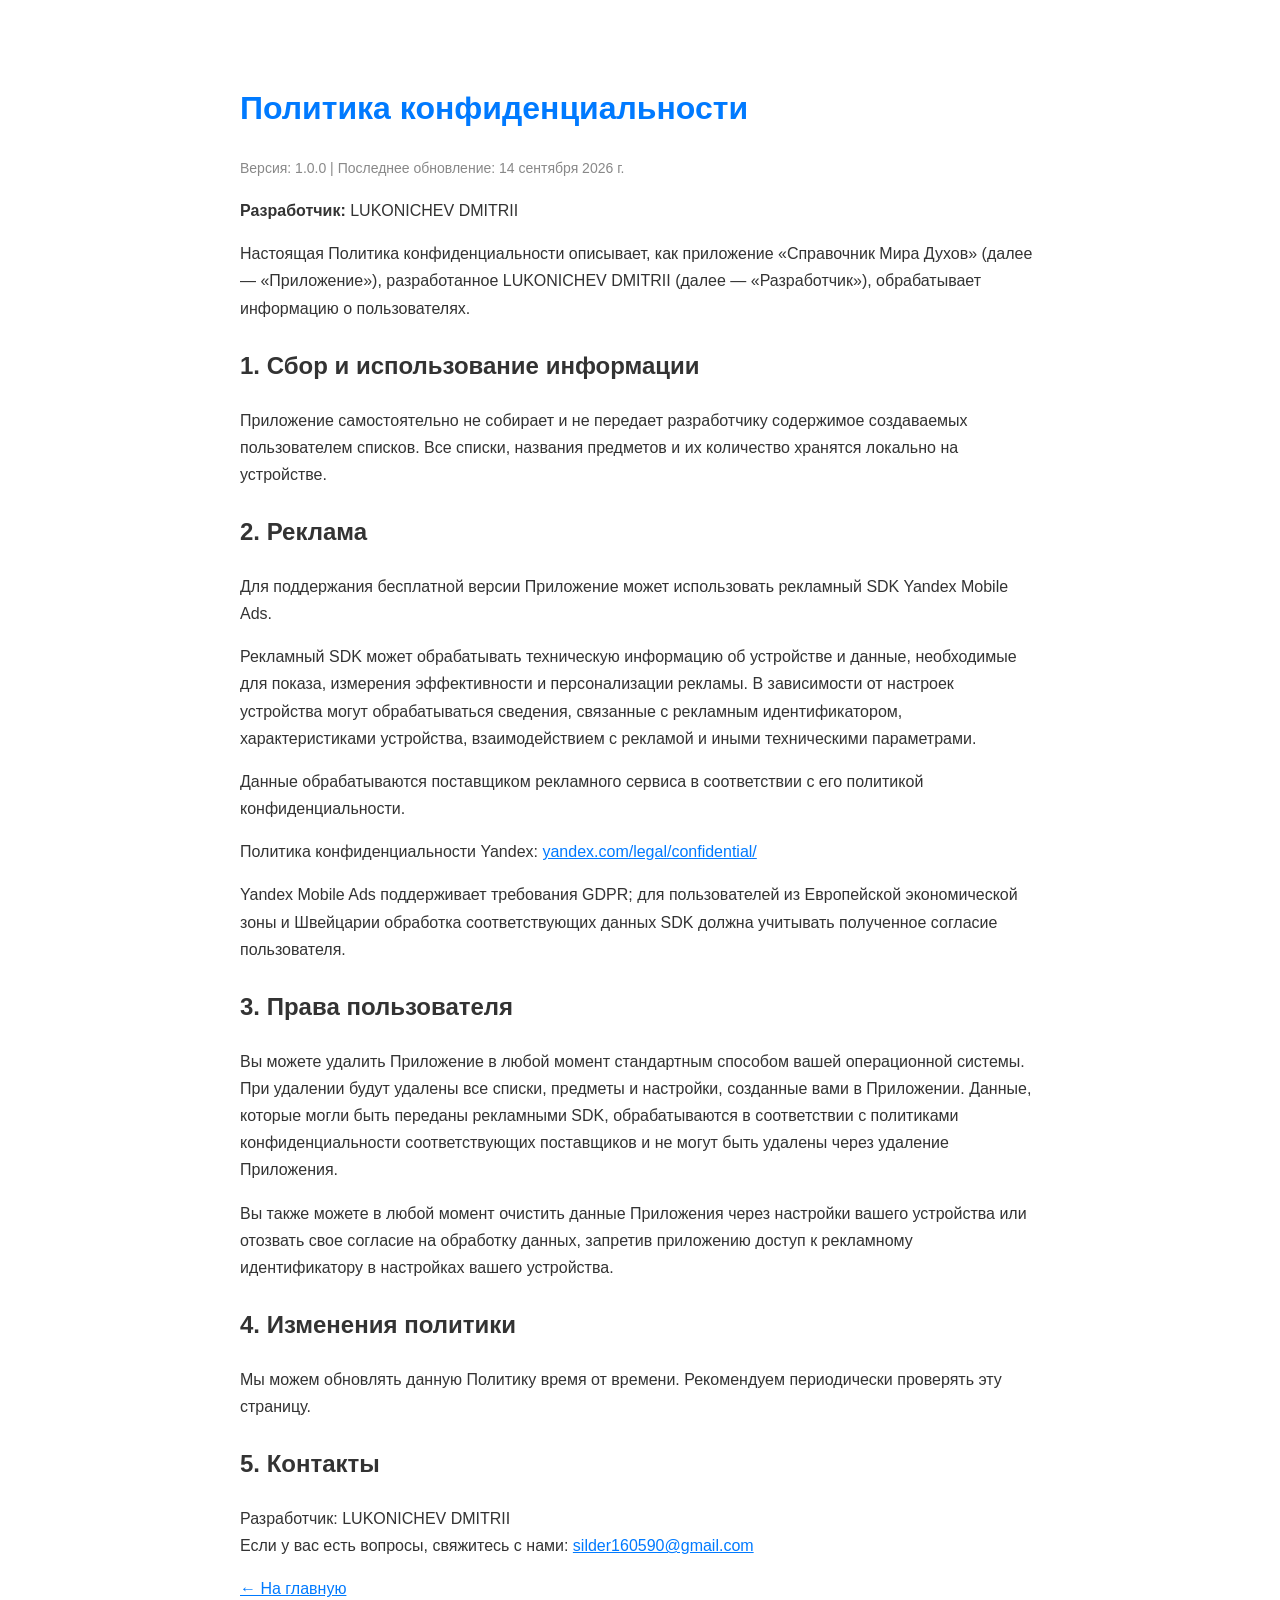
<file: privacy.html>
<!DOCTYPE html>
<html lang="ru">
<head>
    <meta charset="UTF-8">
    <meta name="viewport" content="width=device-width, initial-scale=1.0">
    <title>Политика конфиденциальности — Справочник Мира Духов</title>
    <link rel="icon" type="image/png" href="./assets/favicon.png">
    <style>
        body { font-family: -apple-system, BlinkMacSystemFont, 'Segoe UI', Roboto, sans-serif; max-width: 800px; margin: 40px auto; padding: 20px; line-height: 1.7; color: #333; }
        h1 { color: #007AFF; }
        h2 { color: #333; margin-top: 24px; }
        a { color: #007AFF; }
        .lang-switcher { margin: 20px 0; }
        select.lang-select { padding: 12px 20px; border-radius: 10px; border: 2px solid #007AFF; background: white; font-size: 16px; color: #333; cursor: pointer; }
        select.lang-select:focus { outline: none; border-color: #0055cc; box-shadow: 0 0 0 3px rgba(0,122,255,0.2); }
        .version { color: #888; font-size: 14px; }
    </style>
</head>
<body>

<h1>Политика конфиденциальности</h1>
<p class="version">Версия: 1.0.0 | Последнее обновление: 14 сентября 2026 г.</p>
<p><strong>Разработчик:</strong> LUKONICHEV DMITRII</p>

<p>Настоящая Политика конфиденциальности описывает, как приложение «Справочник Мира Духов» (далее — «Приложение»), разработанное LUKONICHEV DMITRII (далее — «Разработчик»), обрабатывает информацию о пользователях.</p>

<h2>1. Сбор и использование информации</h2>
<p>Приложение самостоятельно не собирает и не передает разработчику содержимое создаваемых пользователем списков. Все списки, названия предметов и их количество хранятся локально на устройстве.</p>

<h2>2. Реклама</h2>
<p>Для поддержания бесплатной версии Приложение может использовать рекламный SDK Yandex Mobile Ads.</p>
<p>Рекламный SDK может обрабатывать техническую информацию об устройстве и данные, необходимые для показа, измерения эффективности и персонализации рекламы. В зависимости от настроек устройства могут обрабатываться сведения, связанные с рекламным идентификатором, характеристиками устройства, взаимодействием с рекламой и иными техническими параметрами.</p>
<p>Данные обрабатываются поставщиком рекламного сервиса в соответствии с его политикой конфиденциальности.</p>
<p>Политика конфиденциальности Yandex: <a href="https://yandex.com/legal/confidential/">yandex.com/legal/confidential/</a></p>
<p>Yandex Mobile Ads поддерживает требования GDPR; для пользователей из Европейской экономической зоны и Швейцарии обработка соответствующих данных SDK должна учитывать полученное согласие пользователя.</p>

<h2>3. Права пользователя</h2>
<p>Вы можете удалить Приложение в любой момент стандартным способом вашей операционной системы. При удалении будут удалены все списки, предметы и настройки, созданные вами в Приложении. Данные, которые могли быть переданы рекламными SDK, обрабатываются в соответствии с политиками конфиденциальности соответствующих поставщиков и не могут быть удалены через удаление Приложения.</p>
<p>Вы также можете в любой момент очистить данные Приложения через настройки вашего устройства или отозвать свое согласие на обработку данных, запретив приложению доступ к рекламному идентификатору в настройках вашего устройства.</p>

<h2>4. Изменения политики</h2>
<p>Мы можем обновлять данную Политику время от времени. Рекомендуем периодически проверять эту страницу.</p>

<h2>5. Контакты</h2>
<p>Разработчик: LUKONICHEV DMITRII<br>
Если у вас есть вопросы, свяжитесь с нами: <a href="mailto:silder160590@gmail.com">silder160590@gmail.com</a></p>

<p><a href="index.html">← На главную</a></p>
</body>
</html>
</file>
<file: calculator.css>
:root {
      --paper-0: #fdf8ec;
      --paper-50: #f8efd9;
      --paper-100: #f1e3c4;
      --paper-200: #e8d7ae;
      --paper-300: #d8c393;
      --ink-200: #8a7250;
      --ink-300: #6b573c;
      --ink-400: #4f3e2b;
      --ink-500: #3a2c1e;
      --ink-600: #2a1f14;
      --gold-300: #cba75d;
      --gold-500: #a8853f;
      --gold-700: #7d612b;
      --seal-500: #7b2a1c;
      --primary-700: #5a4527;
      --hand: 'Caveat', 'Comic Sans MS', cursive;
      --serif: 'PT Serif', Georgia, 'Times New Roman', serif;
    }

    * { box-sizing: border-box; }
    [hidden] { display: none !important; }

    body {
      margin: 0;
      font-family: var(--serif);
      font-size: 17px;
      line-height: 1.6;
      color: var(--ink-500);
      background-color: var(--paper-50);
      background-image:
        radial-gradient(ellipse at top, rgba(253, 248, 236, 0.7), transparent 60%),
        radial-gradient(rgba(58, 44, 30, 0.04) 1px, transparent 1px);
      background-size: 100% 100%, 4px 4px;
      -webkit-font-smoothing: antialiased;
    }

    .wrap { max-width: 860px; margin: 0 auto; padding: 0 20px; }

    /* ——— Шапка ——— */
    .hero {
      text-align: center;
      padding: 42px 0 30px;
      background: linear-gradient(180deg, rgba(241, 227, 196, 0.9), rgba(248, 239, 217, 0));
      border-bottom: 1px solid var(--paper-300);
    }

    .hero .kicker {
      font-family: var(--hand);
      font-size: 1.4rem;
      letter-spacing: 0.12em;
      text-transform: uppercase;
      color: var(--gold-700);
      margin: 0 0 6px;
    }

    .hero h1 {
      font-family: var(--hand);
      font-weight: 700;
      font-size: clamp(2.4rem, 6vw, 3.6rem);
      line-height: 1.05;
      color: var(--ink-600);
      margin: 0 0 10px;
    }

    .hero .lead { max-width: 560px; margin: 0 auto; font-size: 1.05rem; color: var(--ink-400); }

    /* ——— Секции ——— */
    section { padding: 38px 0; }

    .sec-title {
      font-family: var(--hand);
      font-weight: 700;
      font-size: clamp(1.9rem, 5vw, 2.5rem);
      text-align: center;
      color: var(--ink-600);
      margin: 0 0 4px;
    }

    .sec-sub { text-align: center; color: var(--ink-300); font-style: italic; margin: 0 0 24px; }

    .ornament {
      text-align: center;
      color: var(--gold-500);
      font-size: 1.1rem;
      letter-spacing: 0.6em;
      margin: 0 0 24px;
      user-select: none;
    }

    .calc-card {
      background: var(--paper-0);
      border: 1px solid var(--paper-300);
      border-radius: 16px;
      padding: 26px 24px;
      box-shadow: 0 2px 6px rgba(58, 44, 30, 0.10);
    }

    .fields {
      display: grid;
      grid-template-columns: repeat(2, minmax(0, 1fr));
      gap: 18px 20px;
      margin-bottom: 22px;
    }
    .field-monster,
    .field-summary {
      grid-column: 1 / -1;
    }

    .field { min-width: 0; }

    .field > label {
      display: block;
      font-size: 0.92rem;
      letter-spacing: 0.04em;
      text-transform: uppercase;
      color: var(--ink-300);
      margin: 0 0 6px;
    }

    .field .hint { font-size: 0.85rem; color: var(--ink-200); font-style: italic; margin-top: 4px; }

    .field-label {
      display: block;
      font-size: 0.92rem;
      letter-spacing: 0.04em;
      text-transform: uppercase;
      color: var(--ink-300);
      margin: 0 0 6px;
    }

    /* ——— Переключатель Продажа / Покупка ——— */
    .switch {
      display: flex;
      background: var(--paper-100);
      border: 1px solid var(--paper-300);
      border-radius: 10px;
      padding: 3px;
      gap: 3px;
    }

    .switch-btn {
      flex: 1 1 0;
      font-family: var(--serif);
      font-size: 1rem;
      font-weight: 700;
      color: var(--ink-300);
      background: transparent;
      border: none;
      border-radius: 8px;
      padding: 9px 12px;
      cursor: pointer;
      transition: background 0.15s ease, color 0.15s ease;
    }

    .switch-btn:hover { color: var(--ink-500); }

    .switch-btn.active {
      background: var(--paper-0);
      color: var(--gold-700);
      box-shadow: 0 1px 3px rgba(58, 44, 30, 0.18);
    }

    .field-summary {
      display: flex;
      gap: 20px;
      margin-top: 6px;
      align-items: flex-end;
    }
    .exp-wrap {
      flex: 0 0 50%;
      max-width: 50%;
      min-width: 0;
    }
    .exp-wrap > label {
      display: block;
      font-size: 0.92rem;
      letter-spacing: 0.04em;
      text-transform: uppercase;
      color: var(--ink-300);
      margin: 0 0 6px;
    }
    .exp-wrap select {
      width: 100%;
    }
    .sum-cell {
      flex: 1 1 0;
      display: flex;
      flex-direction: column;
      min-width: 0;
    }
    .sum-name {
      font-size: 0.92rem;
      letter-spacing: 0.04em;
      text-transform: uppercase;
      color: var(--ink-300);
      margin-bottom: 6px;
    }
    .sum-value {
      font-family: var(--serif);
      font-size: 1.05rem;
      font-weight: 700;
      color: var(--ink-600);
      padding: 10px 14px;
    }

    input[type="text"], input[type="number"], select {
      width: 100%;
      font-family: var(--serif);
      font-size: 1.05rem;
      color: var(--ink-600);
      background: var(--paper-50);
      border: 1px solid var(--paper-300);
      border-radius: 10px;
      padding: 10px 14px;
      outline: none;
      transition: border-color 0.15s ease, box-shadow 0.15s ease;
    }

    input[type="text"]:focus, input[type="number"]:focus, select:focus {
      border-color: var(--gold-500);
      box-shadow: 0 0 0 3px rgba(168, 133, 63, 0.18);
    }

    select { cursor: pointer; }
    select:disabled { color: var(--ink-200); cursor: default; background: var(--paper-100); }

    /* ——— Поиск монстра с подсказками ——— */
    .combo { position: relative; width: 100%; }

    .combo-list {
      position: absolute;
      z-index: 30;
      left: 0;
      right: 0;
      top: calc(100% + 6px);
      background: var(--paper-0);
      border: 1px solid var(--paper-300);
      border-radius: 12px;
      box-shadow: 0 10px 26px rgba(58, 44, 30, 0.22);
      max-height: 320px;
      overflow-y: auto;
      padding: 6px;
      display: none;
    }

    .combo-list.open { display: block; }

    .combo-item {
      display: flex;
      justify-content: space-between;
      align-items: baseline;
      gap: 12px;
      padding: 9px 12px;
      border-radius: 8px;
      cursor: pointer;
      color: var(--ink-500);
    }

    .combo-item .lvl { flex: none; font-size: 0.88rem; color: var(--ink-200); font-style: italic; }
    .combo-item .combo-el { flex: none; margin-left: auto; }
    .monster-row {
      display: flex;
      gap: 12px;
      align-items: flex-end;
    }
    .monster-row label {
      display: block;
      font-size: 0.92rem;
      letter-spacing: 0.04em;
      text-transform: uppercase;
      color: var(--ink-300);
      margin: 0 0 6px;
    }
    .monster-row .m-name-field {
      flex: 0 0 calc(80% - 6px);
      max-width: calc(80% - 6px);
      min-width: 0;
    }
    .monster-row .m-var-field {
      flex: 0 0 calc(20% - 6px);
      max-width: calc(20% - 6px);
    }
    .monster-row .combo {
      width: 100%;
    }
    .monster-row select {
      width: 100%;
    }
    .combo-item:hover, .combo-item.active { background: var(--paper-100); color: var(--ink-600); }
    .combo-item.none-lvl .lvl { color: var(--seal-500); }

    .combo-empty { padding: 10px 12px; color: var(--ink-200); font-style: italic; }
    .combo-mark { color: var(--gold-700); font-weight: 700; }
    .combo-item .price { flex: none; font-size: 0.9rem; color: var(--gold-700); white-space: nowrap; }

    /* ——— Покупка/продажа: список позиций ——— */
    .items { display: grid; gap: 10px; }
    .items:empty { display: none; }

    .item-row {
      display: flex;
      align-items: center;
      gap: 12px;
      background: var(--paper-50);
      border: 1px solid var(--paper-200);
      border-radius: 12px;
      padding: 10px 14px;
    }

    .item-row .item-name { flex: 1 1 auto; min-width: 0; color: var(--ink-500); }
    .item-row .item-amount {
      flex: none;
      font-family: var(--hand);
      font-weight: 700;
      font-size: 1.4rem;
      line-height: 1;
      color: var(--primary-700);
      white-space: nowrap;
    }

    /* Строка позиции */
    .item-line { display: flex; align-items: center; }
    .item-line .item-row { flex: 1 1 auto; }

    .item-row .stepper { flex: none; gap: 6px; }
    .item-row .stepper button { width: 38px; font-size: 1.35rem; }
    .item-row .stepper input {
      width: 56px;
      font-family: var(--serif);
      font-size: 1.05rem;
      color: var(--ink-600);
      background: var(--paper-0);
      border: 1px solid var(--paper-300);
      border-radius: 10px;
      padding: 7px 4px;
    }

    /* Одна кнопка «Очистить» на весь список позиций — над списком */
    .items-head { display: flex; justify-content: flex-end; }
    .items-head[hidden] { display: none; }

    @media (max-width: 640px) {
      .item-row { flex-wrap: wrap; }
      .item-row .item-amount { order: 3; width: 100%; text-align: right; }
    }

    /* ——— Степпер (−/+ по бокам) ——— */
    .stepper { display: flex; align-items: stretch; gap: 8px; }

    .stepper button {
      flex: none;
      width: 46px;
      font-family: var(--hand);
      font-size: 1.6rem;
      font-weight: 700;
      line-height: 1;
      color: var(--primary-700);
      background: var(--paper-100);
      border: 1px solid var(--paper-300);
      border-radius: 10px;
      cursor: pointer;
      transition: background 0.15s ease, transform 0.1s ease;
    }

    .stepper button:hover { background: var(--paper-200); }
    .stepper button:active { transform: translateY(1px); }
    .stepper button:disabled { opacity: 0.45; cursor: default; transform: none; }

    .stepper input { text-align: center; -moz-appearance: textfield; appearance: textfield; }
    .stepper input::-webkit-outer-spin-button,
    .stepper input::-webkit-inner-spin-button { -webkit-appearance: none; margin: 0; }

    /* ——— Кнопка «Очистить» ——— */
    .card-actions { margin-top: 20px; display: flex; justify-content: flex-end; }

    .btn-clear {
      font-family: var(--serif);
      font-size: 1rem;
      font-weight: 700;
      color: var(--seal-500);
      background: transparent;
      border: 1px dashed var(--seal-500);
      border-radius: 10px;
      padding: 9px 22px;
      cursor: pointer;
      transition: background 0.15s ease;
    }

    .btn-clear:hover { background: rgba(123, 42, 28, 0.08); }

    /* Кнопка «Очистить» — соседняя колонка сетки, по центру блока */
    .field-clear {
      display: flex;
      align-items: flex-end;
      justify-content: center;
    }
    .monster-controls {
      grid-column: 1 / -1;
      display: grid;
      grid-template-columns: minmax(0, 2fr) repeat(2, minmax(0, 1fr));
      gap: 14px;
      align-items: start;
    }
    .monster-controls-fields,
    .monster-stats {
      display: grid;
      gap: 12px;
      min-width: 0;
    }
    .monster-controls .exp-wrap { min-width: 0; max-width: none; }
    .monster-controls .sum-value { padding-inline: 0; }
    .monster-stats .sum-cell {
      flex-direction: row;
      align-items: baseline;
      gap: 6px;
      white-space: nowrap;
    }
    .monster-stats .sum-name {
      margin-bottom: 0;
      text-transform: none;
      letter-spacing: 0;
    }
    .monster-controls .stepper { gap: 6px; }
    .monster-controls .stepper input { min-width: 0; padding-inline: 4px; }
    .monster-controls .field-clear { justify-content: flex-start; }
    .monster-stats .btn-clear { width: 100%; padding-inline: 4px; overflow-wrap: anywhere; }
    .element-reference {
      width: 100%;
      table-layout: fixed;
      border-collapse: collapse;
      font-size: 0.95rem;
      line-height: 1.4;
      color: var(--ink-400);
      background: var(--paper-50);
      border: 1px solid var(--paper-200);
      overflow-wrap: anywhere;
    }
    .element-reference caption {
      padding: 0 0 8px;
      text-align: left;
      font-size: 0.85rem;
      font-weight: 700;
      color: var(--ink-300);
    }
    .element-reference td {
      padding: 7px 10px;
      border-bottom: 1px solid var(--paper-200);
    }

    /* ——— Результаты ——— */
    .results { margin-top: 22px; display: grid; gap: 14px; }

    .result-row {
      display: grid;
      grid-template-columns: 1fr auto;
      align-items: baseline;
      gap: 6px 16px;
      background: var(--paper-50);
      border: 1px solid var(--paper-200);
      border-radius: 12px;
      padding: 12px 16px;
    }

    .result-row .r-label { font-size: 0.95rem; color: var(--ink-300); }
    .result-row .r-value {
      font-family: var(--hand);
      font-weight: 700;
      font-size: 1.7rem;
      line-height: 1.1;
      color: var(--primary-700);
      white-space: nowrap;
    }

    .result-row .r-formula {
      grid-column: 1 / -1;
      font-size: 0.88rem;
      color: var(--ink-200);
      font-style: italic;
    }

    .result-row.total { background: var(--paper-100); border-color: var(--paper-300); }
    .result-row.total .r-value { font-size: 2rem; color: var(--gold-700); }

    .placeholder { color: var(--ink-200); font-style: italic; text-align: center; padding: 8px 0 2px; }

    #row-loot,
    #city-row {
      grid-template-columns: minmax(0, 70%) minmax(0, 1fr);
      align-items: start;
      justify-items: stretch;
    }
    #row-loot .r-label,
    #city-row .r-label {
      grid-column: 1 / -1;
      justify-self: start;
      font-weight: 500;
      color: var(--ink-400);
    }
    #row-loot .r-value,
    #city-row .r-value {
      display: flex;
      align-items: flex-start;
      gap: 12px;
      min-width: 0;
      justify-self: stretch;
      text-align: left;
    }

    .r-value-text {
      font-family: var(--serif);
      font-size: 1rem;
      font-weight: 400;
      line-height: 1.8;
      white-space: pre-line;
      overflow-wrap: anywhere;
      color: var(--ink-500);
      flex: 1;
      min-width: 0;
    }

    /* ——— Лут и крафт: единый стиль для result-row ——— */
    /* Убираем grid-column约束 — .r-label и .r-value текут свободно,
       .r-value занимает всё доступное место, кнопка не уезжает вниз */
    #row-loot,
    #row-craft,
    #city-row {
      align-items: start;
    }
    #row-loot .r-label,
    #row-craft .r-label,
    #city-row .r-label {
      display: block;
      margin-bottom: 6px;
      font-weight: 500;
      color: var(--ink-400);
    }
    #row-loot .r-value,
    #row-craft .r-value,
    #city-row .r-value {
      display: flex;
      align-items: flex-start;
      gap: 12px;
      width: 100%;
    }
    #city-row .r-value { max-height: 400px; overflow-y: auto; }

    .copy-btn {
      font-family: var(--serif);
      font-size: 0.8rem;
      font-weight: 700;
      color: var(--ink-400);
      background: var(--paper-100);
      border: 1px solid var(--paper-300);
      border-radius: 8px;
      padding: 5px 12px;
      cursor: pointer;
      transition: all 0.15s ease;
      white-space: nowrap;
      flex-shrink: 0;
      max-width: 100%;
      overflow: hidden;
      text-overflow: ellipsis;
    }
    .copy-btn:hover {
      background: var(--paper-200);
      color: var(--ink-500);
    }
    .copy-btn.copied {
      color: var(--gold-700);
      border-color: var(--gold-500);
    }

    /* ——— Чипы стихий (как в приложении: ElementBackdrop/ELEMENT_STYLES) ——— */
    .element-chips { display: flex; flex-wrap: wrap; gap: 8px; }

    .element-chip {
      font-family: var(--serif);
      font-size: 0.95rem;
      font-weight: 700;
      line-height: 1;
      padding: 7px 14px;
      border-radius: 999px;
      border: 1px solid rgba(58, 44, 30, 0.25);
      white-space: nowrap;
    }

    /* Цветные полосы по стихиям — сегменты на всю высоту чипа */
    .element-chip-stripes {
      display: inline-flex;
      padding: 0;
      overflow: hidden;
    }
    .element-chip-stripes .element-chip {
      border-radius: 0;
      border: none;
      border-right: 1px solid rgba(58, 44, 30, 0.25);
    }
    .element-chip-stripes .element-chip:last-child { border-right: none; }
    .element-chip-stripes .element-chip:first-child { border-top-left-radius: 999px; border-bottom-left-radius: 999px; }
    .element-chip-stripes .element-chip:last-child { border-top-right-radius: 999px; border-bottom-right-radius: 999px; }

    /* Чипы в подсказках комбобокса — компактнее */
    .combo-item .element-chip { font-size: 0.78rem; padding: 3px 10px; font-weight: 400; }

    /* Чипы в строке результата: r-value не даёт переноситься (nowrap) — переопределяем */
    #row-element .r-value { white-space: normal; }

    footer {
      text-align: center;
      padding: 26px 20px 40px;
      color: var(--ink-300);
      font-size: 0.95rem;
      border-top: 1px solid var(--paper-300);
    }

    footer .seal {
      display: inline-block;
      font-family: var(--hand);
      font-size: 1.3rem;
      color: var(--seal-500);
      border: 2px solid var(--seal-500);
      border-radius: 50%;
      width: 66px;
      height: 66px;
      line-height: 62px;
      transform: rotate(-8deg);
      margin-bottom: 10px;
      opacity: 0.85;
      user-select: none;
    }

    /* ——— 50/50 split: лут | города ——— */
    .results-grid {
      display: grid;
      grid-template-columns: 1fr 1fr;
      gap: 1.5rem;
      align-items: start;
    }
    .results-grid[hidden] { display: none; }
    .results-grid.single { grid-template-columns: 1fr; }

    .monster-result-pair {
      display: grid;
      grid-template-columns: repeat(2, minmax(0, 1fr));
      gap: 14px;
      align-items: start;
    }
    .monster-result-pair > .result-row {
      min-width: 0;
      grid-template-columns: minmax(0, 1fr);
    }
    .monster-result-pair .r-value,
    .monster-result-pair .r-formula {
      min-width: 0;
      white-space: normal;
      overflow-wrap: anywhere;
    }
    #row-element {
      display: flex;
      align-items: center;
      gap: 6px;
      padding: 8px;
      overflow-x: auto;
    }
    #row-element .r-label {
      flex: none;
      white-space: nowrap;
    }
    #element-value {
      display: flex;
      flex: none;
      gap: 3px;
    }
    #element-value .element-chip-stripes { flex-wrap: nowrap; }
    #element-value .element-chip {
      padding: 3px 5px;
      white-space: nowrap;
      line-height: 1.2;
    }
    #element-switch {
      flex: none;
      margin-left: auto;
      padding: 2px;
      gap: 2px;
    }
    #element-switch .switch-btn {
      flex: none;
      padding: 4px 3px;
      font-size: 0.9rem;
      white-space: nowrap;
    }
    #element-switch .switch-btn:focus-visible {
      outline: 2px solid var(--gold-500);
      outline-offset: 2px;
    }
    .monster-info .r-value-text {
      font-size: 1rem;
      line-height: 1.6;
    }
    #row-exp,
    #row-dmg {
      grid-template-columns: auto minmax(0, 1fr);
      align-items: start;
      gap: 3px;
      padding: 8px 10px;
    }
    #row-exp .r-value,
    #row-dmg .r-value {
      white-space: nowrap;
      text-align: right;
    }
    #row-life {
      grid-template-columns: auto minmax(0, 1fr);
      align-items: center;
      gap: 4px;
      padding: 8px;
    }
    #row-life .r-value {
      white-space: nowrap;
      overflow-x: auto;
      text-align: right;
    }

    @media (max-width: 640px) {
      .monster-controls { gap: 8px; }
      .monster-stats .sum-name {
        font-size: 0.65rem;
        letter-spacing: 0;
      }
      .monster-controls .sum-value { padding: 4px 0; }
      .monster-stats .sum-value { font-size: 0.85rem; }
      .monster-controls .stepper button { width: 26px; }
      .monster-controls .stepper { gap: 4px; }
      .monster-stats .btn-clear { padding: 9px 2px; font-size: 0.65rem; }
      .element-reference { font-size: 0.75rem; }
      .element-reference caption { font-size: 0.65rem; }
      .element-reference td { padding: 6px 4px; }
      #row-element { padding: 4px; gap: 3px; }
      #element-value .element-chip { padding: 2px 3px; }
      #element-switch .switch-btn { padding: 4px 1px; }
      .monster-result-pair { grid-template-columns: minmax(0, 1fr); }
      .results-grid { grid-template-columns: 1fr; }
      .fields { grid-template-columns: 1fr; }
      .result-row { grid-template-columns: 1fr; }
      .result-row .r-value { font-size: 1.5rem; }
      .result-row.total .r-value { font-size: 1.7rem; }

      #row-loot,
      #row-craft {
        /* сетка больше не нужна, flex в .r-value справляется */
      }
      #row-loot .r-label,
      #row-craft .r-label {
        grid-column: 1;
      }
      .r-value-text {
        font-size: 1.5rem;
      }
    }

    @media (max-width: 360px) {
      .monster-stats .sum-cell { gap: 2px; }
      .monster-stats .sum-name { font-size: 0.55rem; }
      .monster-stats .sum-value { font-size: 0.65rem; }
      .monster-controls-fields .field > label {
        font-size: 0.75rem;
        letter-spacing: 0;
      }
    }
</file>
